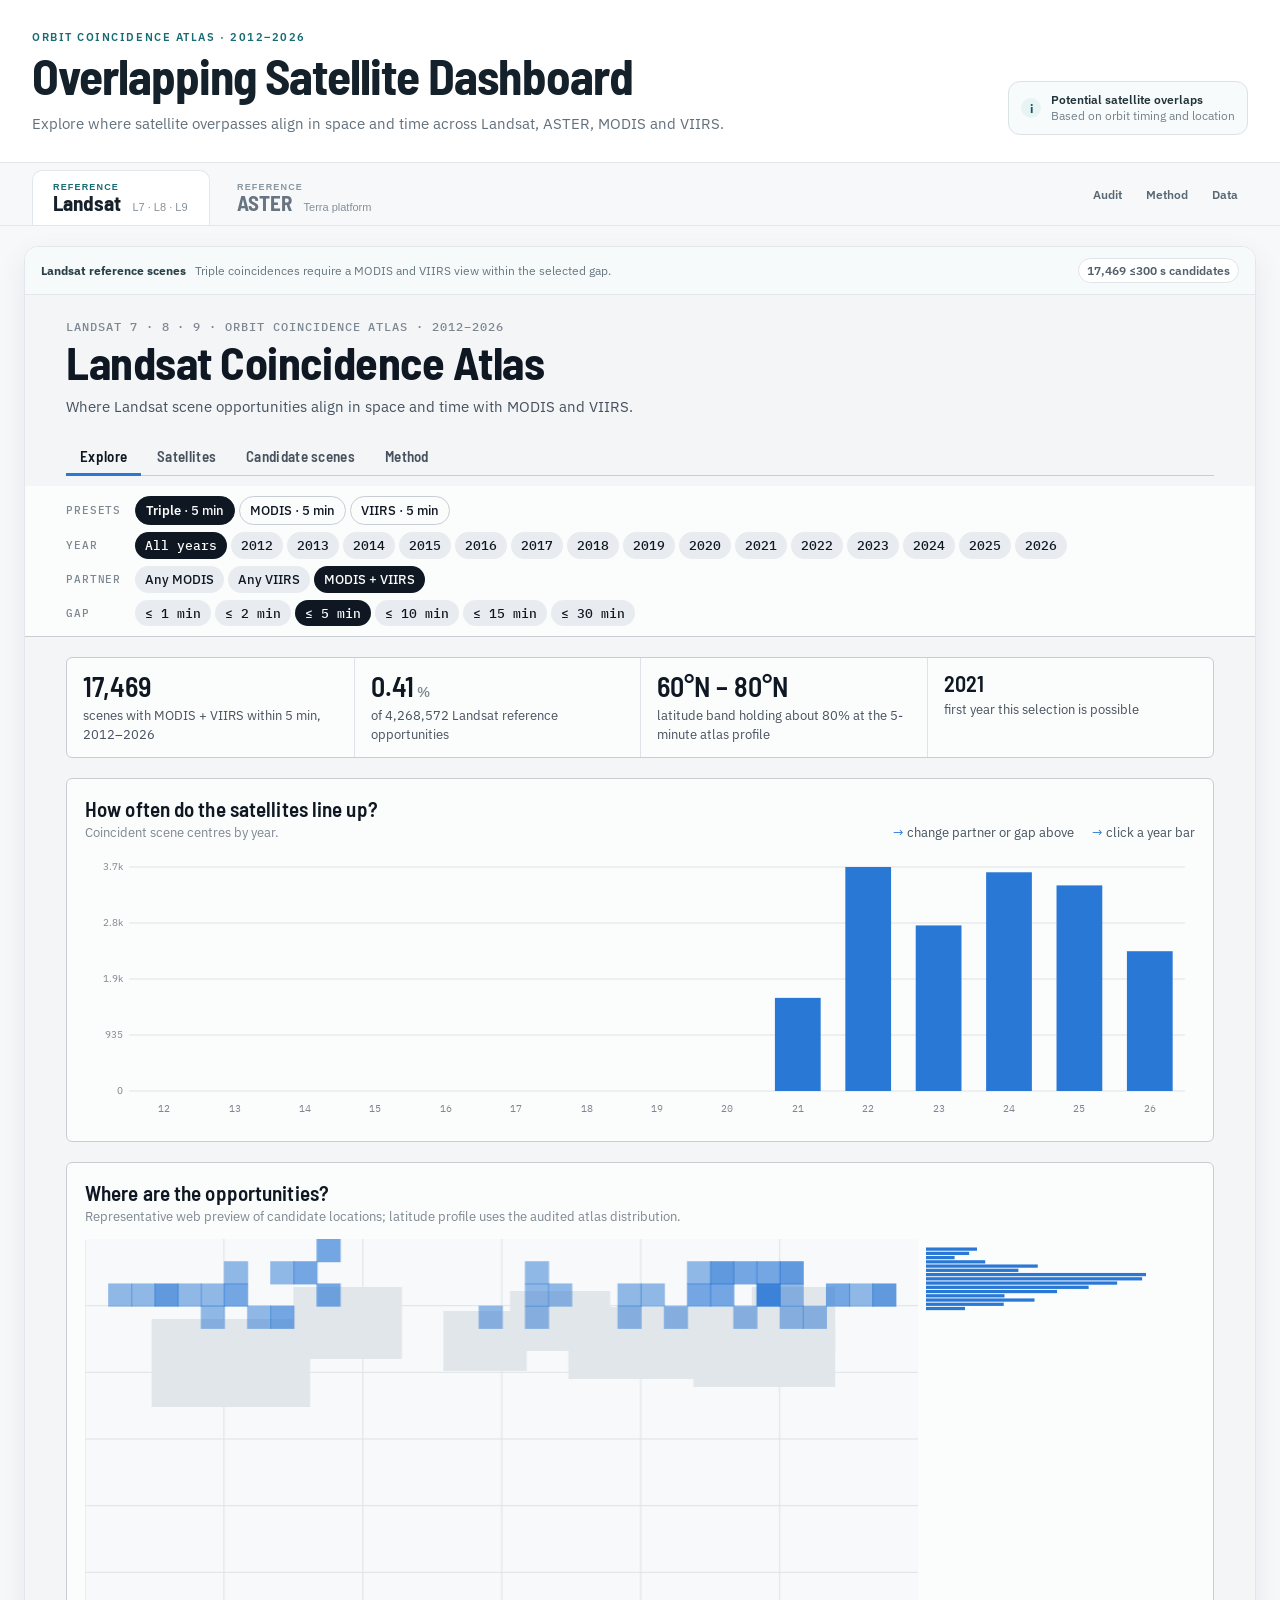
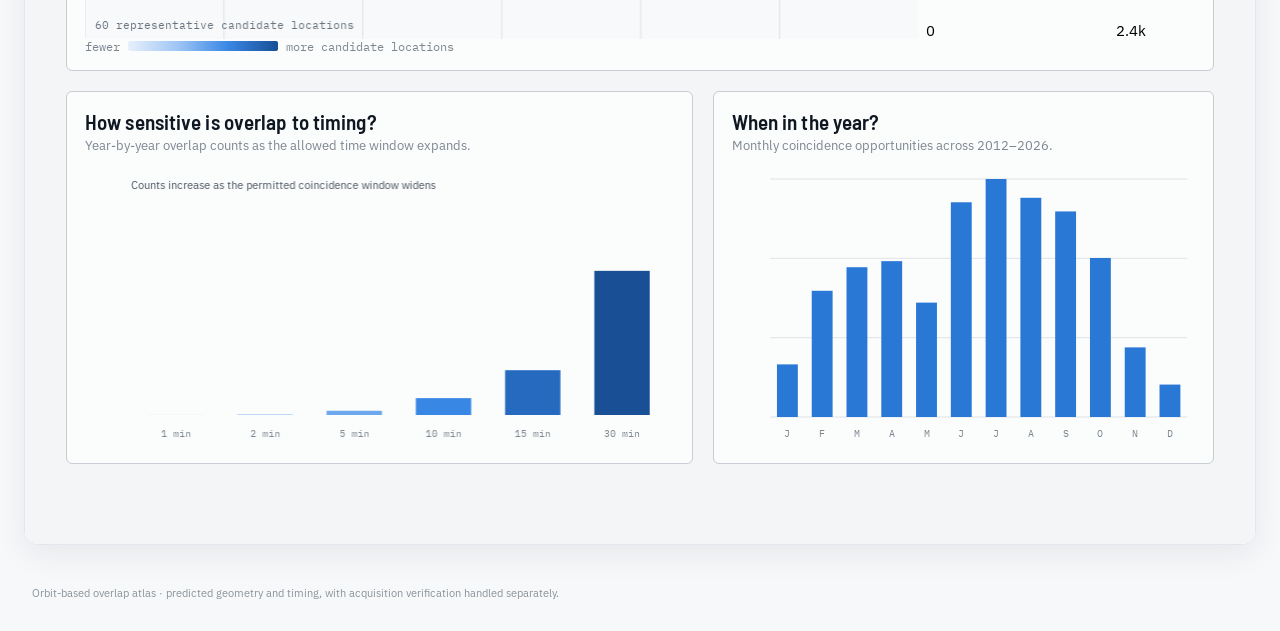
<file: index.html>
<!doctype html>
<html lang="en">
<head>
<meta charset="utf-8">
<meta name="viewport" content="width=device-width,initial-scale=1,viewport-fit=cover">
<meta name="description" content="Explore predicted Landsat and ASTER overlap windows with MODIS and VIIRS, 2012–2026.">
<title>Overlapping Satellite Dashboard</title>
<link rel="preconnect" href="https://fonts.googleapis.com">
<link rel="preconnect" href="https://fonts.gstatic.com" crossorigin>
<link href="https://fonts.googleapis.com/css2?family=Barlow+Semi+Condensed:wght@500;600;700&family=IBM+Plex+Sans:wght@400;500;600&display=swap" rel="stylesheet">
<link rel="stylesheet" href="styles.css">
</head>
<body>
<a class="skip" href="#dashboard">Skip to dashboard</a>
<header class="masthead">
  <div class="mast-inner">
    <div class="brand-block">
      <div class="eyebrow">ORBIT COINCIDENCE ATLAS · 2012–2026</div>
      <h1>Overlapping Satellite Dashboard</h1>
      <p>Explore where satellite overpasses align in space and time across Landsat, ASTER, MODIS and VIIRS.</p>
    </div>
    <div class="status" title="Predicted from satellite orbit geometry and timing. Actual imagery availability still needs acquisition-catalog confirmation.">
      <span class="status-icon" aria-hidden="true">i</span>
      <span><strong>Potential satellite overlaps</strong><br><span class="status-sub">Based on orbit timing and location</span></span>
    </div>
  </div>
</header>

<div class="satbar-wrap">
  <nav class="satbar" role="tablist" aria-label="Reference satellite">
    <button class="sat-tab active" role="tab" aria-selected="true" aria-controls="panel-landsat" id="tab-landsat" data-sat="landsat">
      <span class="tab-kicker">REFERENCE</span><span class="tab-title">Landsat</span><span class="tab-meta">L7 · L8 · L9</span>
    </button>
    <button class="sat-tab" role="tab" aria-selected="false" aria-controls="panel-aster" id="tab-aster" data-sat="aster">
      <span class="tab-kicker">REFERENCE</span><span class="tab-title">ASTER</span><span class="tab-meta">Terra platform</span>
    </button>
  </nav>
  <div class="quicklinks">
    <a href="docs/AUDIT.md">Audit</a>
    <a href="docs/METHODOLOGY.md">Method</a>
    <a href="downloads/">Data</a>
  </div>
</div>

<main id="dashboard">
  <section class="sat-panel active" id="panel-landsat" role="tabpanel" aria-labelledby="tab-landsat">
    <div class="context-strip">
      <div><strong>Landsat reference scenes</strong><span>Triple coincidences require a MODIS and VIIRS view within the selected gap.</span></div>
      <span class="pill">17,469 ≤300 s candidates</span>
    </div>
    <iframe id="frame-landsat" src="satellites/viewer.html?sat=landsat#explore" title="Landsat Coincidence Atlas" loading="eager"></iframe>
  </section>
  <section class="sat-panel" id="panel-aster" role="tabpanel" aria-labelledby="tab-aster" hidden>
    <div class="context-strip amber">
      <div><strong>ASTER modeled opportunities</strong><span>Terra MODIS shares the Terra platform; its 0 s atlas gap is a modeling relationship, not proof of a usable ASTER acquisition.</span></div>
      <span class="pill">277,760 modeled ≤300 s VIIRS opportunities</span>
    </div>
    <aside class="aster-caveat" aria-label="Important ASTER interpretation note">
      <div class="caveat-icon" aria-hidden="true">!</div>
      <div class="caveat-copy">
        <strong>Modeled overlap ≠ validation-ready data</strong>
        <p>The atlas predicts where orbit timing and location align. ASTER is a targeted instrument, so a modeled scene opportunity does not mean ASTER imagery was actually acquired. A displayed 0 s Terra-MODIS gap also does <em>not</em> mean ASTER and VIIRS are simultaneous.</p>
        <div class="caveat-grid">
          <span><b>Acquisition</b> Verify an actual ASTER scene exists.</span>
          <span><b>Timing</b> Recover native observation time, not only modeled orbit time.</span>
          <span><b>Geometry</b> Confirm the target sensor's native footprint overlaps usable ASTER pixels.</span>
          <span><b>Fire reference</b> ASTER SWIR became unusable in 2008; the historical SWIR-based binary fire method does not directly apply to VIIRS-era ASTER scenes.</span>
        </div>
      </div>
    </aside>
    <iframe id="frame-aster" data-src="satellites/viewer.html?sat=aster#explore" title="ASTER Coincidence Atlas" loading="lazy"></iframe>
  </section>
</main>

<footer>
  <p>Orbit-based overlap atlas · predicted geometry and timing, with acquisition verification handled separately.</p>
</footer>
<script src="app.js"></script>
</body>
</html>
</file>
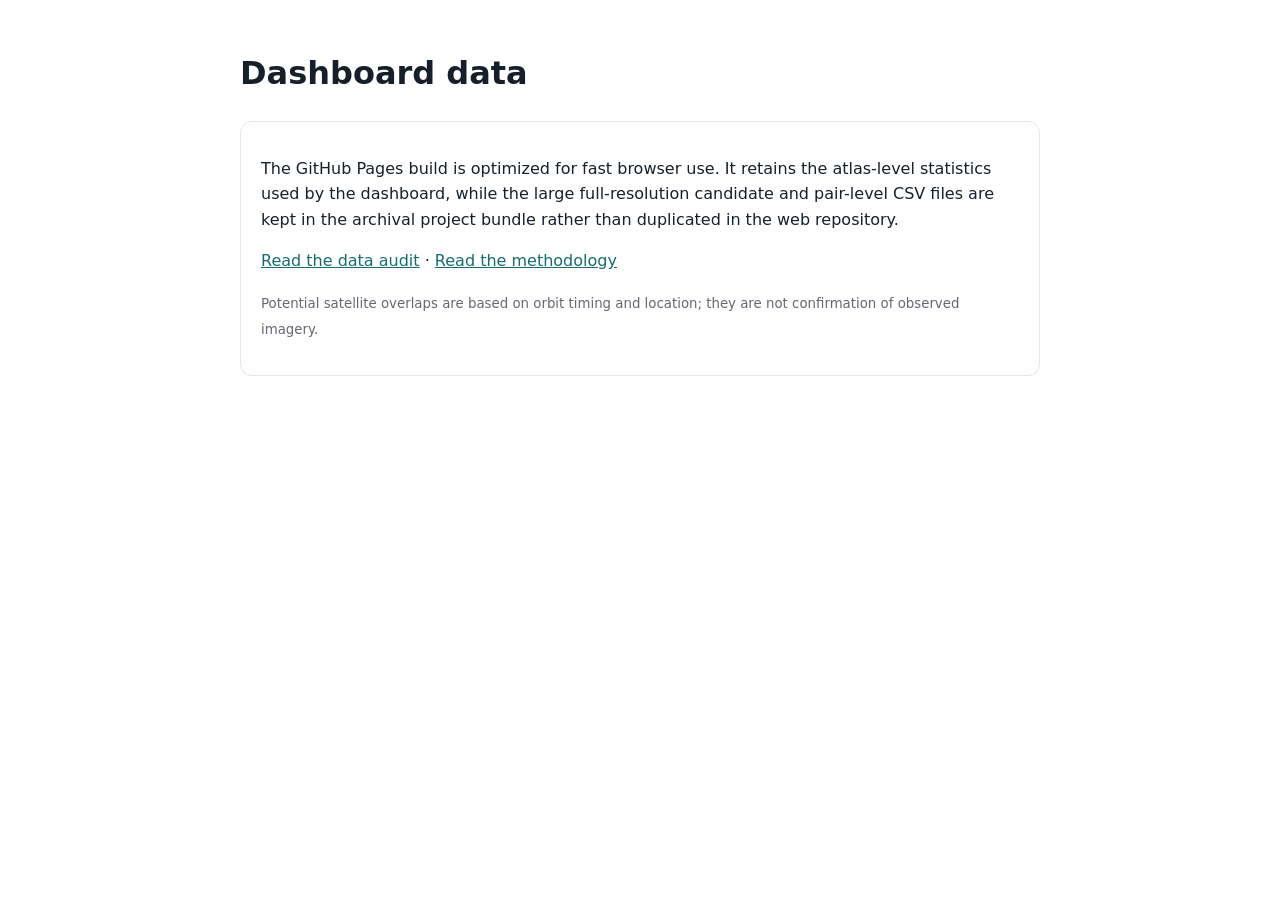
<file: downloads/index.html>
<!doctype html><meta charset="utf-8"><meta name="viewport" content="width=device-width,initial-scale=1"><title>Dashboard data</title><style>body{font:16px system-ui;max-width:800px;margin:48px auto;padding:0 20px;color:#17202a;line-height:1.6}a{color:#176b73}small{color:#667}.card{border:1px solid #e2e7eb;border-radius:12px;padding:18px 20px;background:#fff}</style><h1>Dashboard data</h1><div class="card"><p>The GitHub Pages build is optimized for fast browser use. It retains the atlas-level statistics used by the dashboard, while the large full-resolution candidate and pair-level CSV files are kept in the archival project bundle rather than duplicated in the web repository.</p><p><a href="../docs/AUDIT.md">Read the data audit</a> · <a href="../docs/METHODOLOGY.md">Read the methodology</a></p><p><small>Potential satellite overlaps are based on orbit timing and location; they are not confirmation of observed imagery.</small></p></div>
</file>
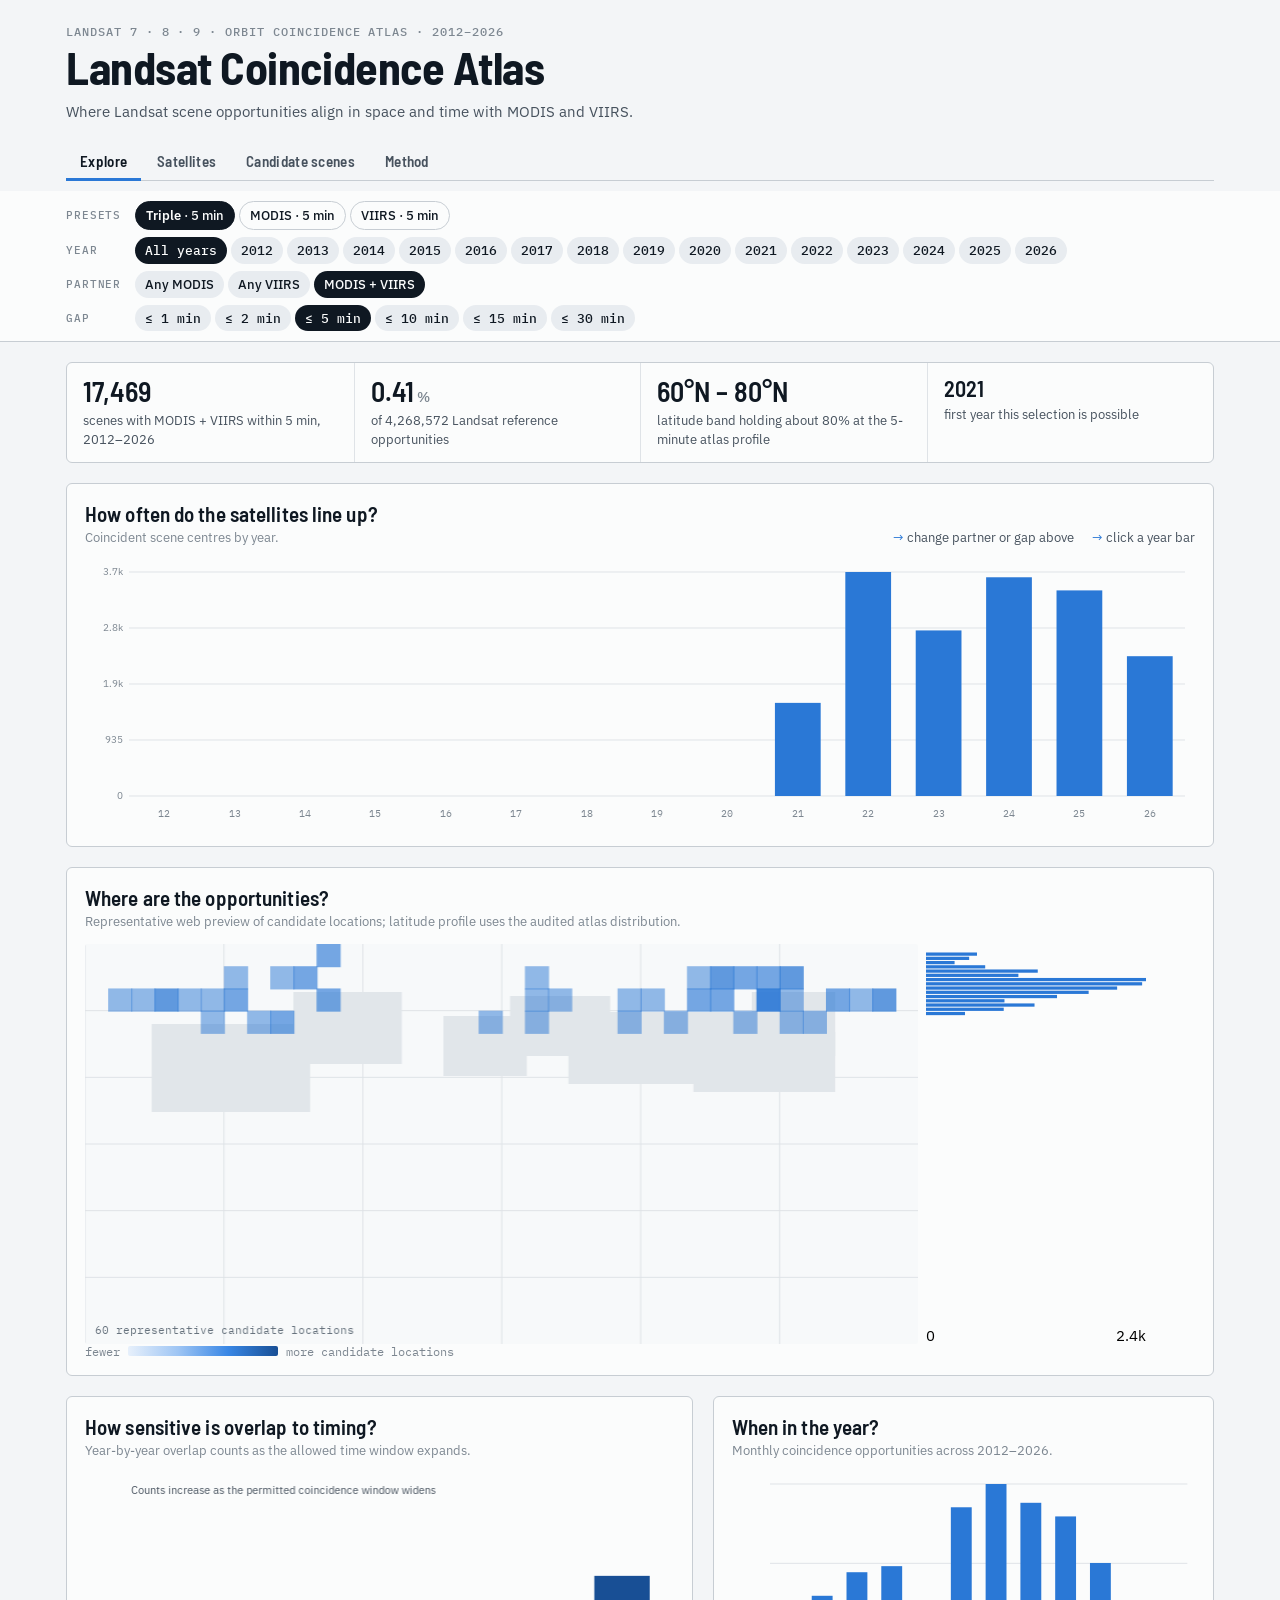
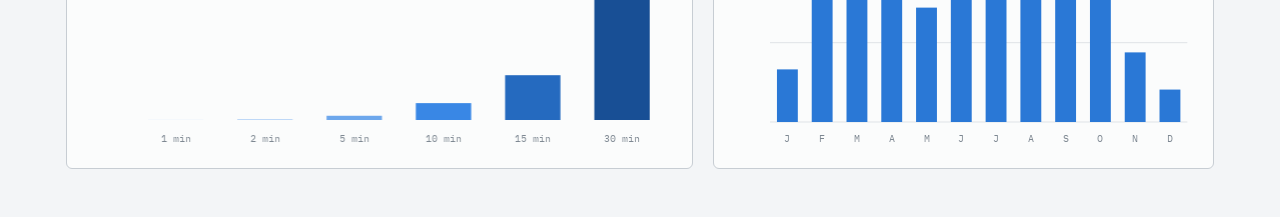
<file: satellites/viewer.html>
<!doctype html>
<html lang="en">
<head>
<meta charset="utf-8">
<meta name="viewport" content="width=device-width,initial-scale=1,viewport-fit=cover">
<title>Satellite Coincidence Atlas</title>
<link rel="preconnect" href="https://fonts.googleapis.com">
<link rel="preconnect" href="https://fonts.gstatic.com" crossorigin>
<link rel="stylesheet" href="https://fonts.googleapis.com/css2?family=Barlow+Semi+Condensed:wght@500;600;700&family=IBM+Plex+Sans:wght@400;500;600&family=IBM+Plex+Mono:wght@400;500&display=swap">
<style>
:root{--bg:#f3f5f7;--surface:#fbfcfc;--ink:#0f1822;--ink-2:#47525e;--muted:#7d8791;--grid:#dfe3e7;--rule:#c7cdd3;--land:#e1e6ea;--accent:#2a78d6;--accent-soft:#9ec5f4;--accent-ink:#1c5cab;--chip:#e8ecf0;--chip-on:#0f1822;--chip-on-ink:#fbfcfc;--warn:#9a5b00;--sel:rgba(42,120,214,.14);--c-landsat:#2a78d6;--c-terra:#eb6834;--c-aqua:#1baf7a;--c-npp:#6250d6;--c-jpss:#e87ba4;--f-display:"Barlow Semi Condensed","Arial Narrow",system-ui,sans-serif;--f-body:"IBM Plex Sans",system-ui,-apple-system,"Segoe UI",sans-serif;--f-mono:"IBM Plex Mono",ui-monospace,"SFMono-Regular",Menlo,monospace;--r:6px}*{box-sizing:border-box}[hidden]{display:none!important}html,body{margin:0}body{background:var(--bg);color:var(--ink);font:15px/1.5 var(--f-body)}.wrap{max-width:1180px;margin:0 auto;padding-left:max(16px,env(safe-area-inset-left,0px));padding-right:max(16px,env(safe-area-inset-right,0px))}header.top{padding-block:26px 10px;display:grid;gap:6px}.eyebrow{font:500 12px/1 var(--f-mono);letter-spacing:.08em;text-transform:uppercase;color:var(--muted)}h1{font:700 clamp(30px,4.6vw,46px)/1.02 var(--f-display);letter-spacing:-.01em;margin:0;text-wrap:balance}.lede{color:var(--ink-2);max-width:72ch;margin:4px 0 0}h2{font:600 21px/1.15 var(--f-display);margin:0;letter-spacing:.005em}h3{font:600 18px/1.15 var(--f-display);margin:0}.sub{color:var(--muted);font-size:13px;margin:2px 0 0}.num{font-variant-numeric:tabular-nums}nav.tabs{display:flex;gap:2px;flex-wrap:wrap;margin-top:14px;border-bottom:1px solid var(--rule)}nav.tabs button{font:600 15px var(--f-display);letter-spacing:.02em;border:0;background:transparent;color:var(--ink-2);padding:9px 14px 8px;cursor:pointer;border-bottom:3px solid transparent;margin-bottom:-1px}nav.tabs button[aria-selected="true"]{color:var(--ink);border-bottom-color:var(--accent)}nav.tabs button:hover{color:var(--ink)}.bar{position:sticky;top:0;z-index:5;background:rgba(251,252,252,.96);backdrop-filter:blur(6px);border-bottom:1px solid var(--rule)}.bar .wrap{display:grid;grid-template-columns:auto minmax(0,1fr);gap:7px 14px;padding-block:10px;align-items:center}.k{font:500 11px/1 var(--f-mono);letter-spacing:.08em;text-transform:uppercase;color:var(--muted);white-space:nowrap}.chips{display:flex;flex-wrap:wrap;gap:4px;min-width:0;align-items:center}.chips button,.btn{font:500 13px/1 var(--f-body);border:0;background:var(--chip);color:var(--ink);padding:7px 10px;border-radius:999px;cursor:pointer}.chips button.mono{font-family:var(--f-mono);font-size:12.5px}.chips button[aria-pressed="true"]{background:var(--chip-on);color:var(--chip-on-ink)}.chips button:hover:not([aria-pressed="true"]),.btn:hover{background:#d9e2ea}.chips .sep{width:1px;align-self:stretch;background:var(--rule);margin:2px 4px}.preset{border:1px solid var(--rule)!important;background:var(--surface)!important}.preset[aria-pressed="true"]{border-color:var(--chip-on)!important;background:var(--chip-on)!important}.preset b{font-weight:600}select{font:13px var(--f-body);background:var(--surface);color:var(--ink);border:1px solid var(--rule);border-radius:999px;padding:5px 10px}button:focus-visible,select:focus-visible,input:focus-visible,canvas:focus-visible{outline:2px solid var(--accent);outline-offset:2px}main{padding-block:20px 48px}.tabpanel{display:grid;gap:20px}section.panel{background:var(--surface);border:1px solid var(--rule);border-radius:var(--r);padding:18px 18px 16px;display:grid;gap:12px;min-width:0}.panel-head{display:flex;flex-wrap:wrap;gap:6px 16px;align-items:flex-end;justify-content:space-between}.howto{display:flex;flex-wrap:wrap;gap:6px 18px;font-size:13px;color:var(--ink-2)}.howto span::before{content:"→ ";color:var(--accent)}.summary{display:grid;grid-template-columns:repeat(4,minmax(0,1fr));border:1px solid var(--rule);border-radius:var(--r);background:var(--surface)}.summary>div{padding:14px 16px;display:grid;gap:4px;min-width:0;align-content:start}.summary>div+div{border-left:1px solid var(--grid)}.summary .v{font:600 28px/1.05 var(--f-display)}.summary .l{font-size:12.5px;color:var(--ink-2)}.summary .v small{font:500 14px var(--f-body);color:var(--muted)}.two{display:grid;grid-template-columns:minmax(0,3fr) minmax(0,1fr);gap:0}.two-even{display:grid;grid-template-columns:minmax(0,1.25fr) minmax(0,1fr);gap:20px}.mapbox{position:relative;min-width:0}.mapbox canvas{width:100%;height:auto;display:block;border-radius:3px}canvas.chart{display:block;width:100%;height:250px}.legend{display:flex;align-items:center;gap:8px;font:12px var(--f-mono);color:var(--muted);flex-wrap:wrap}.legend .ramp{height:10px;width:150px;border-radius:2px}.note{font-size:13px;color:var(--ink-2)}.flag{color:var(--warn)}.badge{display:inline-block;font:500 11px/1 var(--f-mono);padding:3px 6px;border-radius:3px;background:var(--chip);color:var(--ink-2);letter-spacing:.03em}.cards{display:grid;grid-template-columns:repeat(auto-fill,minmax(260px,1fr));gap:12px}.card{border:1px solid var(--rule);border-radius:var(--r);padding:14px 14px 12px;display:grid;gap:8px;align-content:start;background:var(--surface);position:relative}.card .stripe{position:absolute;left:0;top:0;bottom:0;width:4px;border-radius:var(--r) 0 0 var(--r)}.card .hd{display:flex;justify-content:space-between;gap:8px;align-items:baseline}.card .ty{font-size:12.5px;color:var(--ink-2)}.card dl{display:grid;grid-template-columns:auto minmax(0,1fr);gap:3px 10px;margin:0;font-size:13px}.card dt{color:var(--muted);font:500 11.5px/1.6 var(--f-mono)}.card dd{margin:0;font-variant-numeric:tabular-nums}.card .st{font-size:12.5px;color:var(--ink-2);border-top:1px solid var(--grid);padding-top:8px}.common{display:grid;grid-template-columns:repeat(auto-fit,minmax(220px,1fr));gap:10px 22px;font-size:13.5px;color:var(--ink-2)}.common b{color:var(--ink);font-weight:600}.tablewrap{overflow:auto;border:1px solid var(--grid);border-radius:4px;max-height:520px}table{border-collapse:collapse;width:100%;font-size:12px;white-space:nowrap}th,td{padding:7px 9px;border-bottom:1px solid var(--grid);text-align:right;font-variant-numeric:tabular-nums}th{position:sticky;top:0;background:var(--surface);font:500 10.5px var(--f-mono);letter-spacing:.04em;color:var(--muted);cursor:pointer;z-index:1}th:first-child,td:first-child{text-align:left}tbody tr:hover{background:var(--sel)}.pager{display:flex;justify-content:space-between;align-items:center;color:var(--muted);font-size:12px}.pager button{border:1px solid var(--rule);background:var(--surface);color:var(--ink);border-radius:4px;padding:5px 8px;cursor:pointer}.filters{display:flex;flex-wrap:wrap;align-items:center;gap:7px 10px}.filters label{font:500 11px var(--f-mono);color:var(--muted);text-transform:uppercase;letter-spacing:.04em}.method{display:grid;gap:12px;max-width:90ch}.method p{margin:0;color:var(--ink-2)}.preview-note{border-left:3px solid var(--accent);background:#eef5fd;padding:10px 12px;font-size:12.5px;color:#365a80;border-radius:0 4px 4px 0}@media(max-width:800px){.summary{grid-template-columns:repeat(2,1fr)}.summary>div:nth-child(3){border-left:0;border-top:1px solid var(--grid)}.summary>div:nth-child(4){border-top:1px solid var(--grid)}.two,.two-even{grid-template-columns:1fr;gap:16px}.bar .wrap{grid-template-columns:1fr}.k{margin-top:3px}}@media(max-width:520px){.summary{grid-template-columns:1fr}.summary>div+div{border-left:0;border-top:1px solid var(--grid)}nav.tabs button{padding-inline:9px}.cards{grid-template-columns:1fr}}
</style>
</head><body>
<header class="top wrap"><div class="eyebrow" id="eyebrow">ORBIT COINCIDENCE ATLAS · 2012–2026</div><h1 id="title">Satellite Coincidence Atlas</h1><p class="lede" id="lede"></p><nav class="tabs" aria-label="Atlas sections"><button id="tab-explore" data-tab="explore" aria-selected="true">Explore</button><button id="tab-sats" data-tab="sats" aria-selected="false">Satellites</button><button id="tab-cands" data-tab="cands" aria-selected="false">Candidate scenes</button><button id="tab-method" data-tab="method" aria-selected="false">Method</button></nav></header>
<div class="bar" id="bar"><div class="wrap"><div class="k">Presets</div><div class="chips" id="presets"></div><div class="k">Year</div><div class="chips" id="years"></div><div class="k">Partner</div><div class="chips" id="pairs"></div><div class="k">Gap</div><div class="chips" id="gaps"></div></div></div>
<main class="wrap">
<div class="tabpanel" id="explore" role="tabpanel">
<div class="summary" id="summary"></div>
<section class="panel"><div class="panel-head"><div><h2>How often do the satellites line up?</h2><p class="sub" id="years-sub">Coincident scene centres by year.</p></div><div class="howto"><span>change partner or gap above</span><span>click a year bar</span></div></div><canvas id="yearbars" class="chart" width="1100" height="290" aria-label="Coincidences by year"></canvas></section>
<section class="panel"><div class="panel-head"><div><h2>Where are the opportunities?</h2><p class="sub">Representative web preview of candidate locations; latitude profile uses the audited atlas distribution.</p></div></div><div class="two"><div class="mapbox"><canvas id="map" width="900" height="430" aria-label="World map of candidate overlap locations"></canvas><div class="legend" id="map-legend"><span>fewer</span><span class="ramp" style="background:linear-gradient(90deg,#e7f0fb,#9ec5f4,#3987e5,#184f95)"></span><span>more candidate locations</span></div></div><div id="latprof"></div></div></section>
<div class="two-even"><section class="panel"><div><h2>How sensitive is overlap to timing?</h2><p class="sub">Year-by-year overlap counts as the allowed time window expands.</p></div><canvas id="gapstrip" class="chart" width="620" height="300"></canvas></section><section class="panel"><div><h2>When in the year?</h2><p class="sub">Monthly coincidence opportunities across 2012–2026.</p></div><canvas id="months" class="chart" width="480" height="300"></canvas></section></div>
</div>
<div class="tabpanel" id="sats" role="tabpanel" hidden><section class="panel"><div><h2>Satellite constellation</h2><p class="sub" id="sat-sub"></p></div><div class="cards" id="cards"></div></section><section class="panel"><h2>Shared interpretation</h2><div class="common" id="common"></div></section></div>
<div class="tabpanel" id="cands" role="tabpanel" hidden><section class="panel"><div class="panel-head"><div><h2>Candidate scene locator</h2><p class="sub" id="cand-sub"></p></div><span class="badge">WEB PREVIEW</span></div><div class="preview-note">The browser table is a representative sample for responsive GitHub Pages loading. The summary and time-series statistics above come from the audited full atlas.</div><div class="filters"><label>Year</label><select id="f-year"></select><label>MODIS</label><select id="f-mo"><option value="">Any</option><option value="TERRA">Terra</option><option value="AQUA">Aqua</option></select><label>VIIRS</label><select id="f-vi"><option value="">Any</option><option value="NPP">S-NPP</option><option value="N20">NOAA-20</option><option value="N21">NOAA-21</option></select><label>Both within</label><input type="range" id="f-dt" min="30" max="300" step="10" value="300"><span id="f-dt-v" class="badge">300 s</span></div><div class="two-even" style="align-items:start"><div style="display:grid;gap:8px;min-width:0"><div class="tablewrap"><table id="ctable"><thead></thead><tbody></tbody></table></div><div class="pager"><button id="pg-prev">Previous</button><span id="pg-info"></span><button id="pg-next">Next</button></div></div><div style="display:grid;gap:6px;min-width:0"><div class="mapbox"><canvas id="cmap" width="1080" height="560" aria-label="Locations of the listed scenes"></canvas></div><p class="sub">Filtered candidate locations in the representative browser sample.</p></div></div></section></div>
<div class="tabpanel" id="method" role="tabpanel" hidden><section class="panel"><h2>How this was computed</h2><div class="method" id="method-copy"></div></section></div>
</main>
<script>
const sat=new URLSearchParams(location.search).get('sat')==='aster'?'aster':'landsat';
const loader=document.createElement('script');loader.src='../webdata/'+sat+'.js';loader.onload=boot;document.head.appendChild(loader);
function boot(){
const D=window.ATLAS_DATA,$=id=>document.getElementById(id),YEARS=D.years,THR=D.thresholds,fmt=n=>Math.round(n||0).toLocaleString('en-US'),abbr=n=>n>=1e6?(n/1e6).toFixed(1)+'M':n>=1e3?(n/1e3).toFixed(n>=1e5?0:1)+'k':String(Math.round(n));
const C=sat==='aster'?{name:'ASTER',ey:'TERRA / ASTER · ORBIT COINCIDENCE ATLAS · 2012–2026',lede:'Where ASTER scene opportunities align in space and time with MODIS and VIIRS.',ref:'ASTER',special:'ASTER and Terra MODIS share the Terra platform, so Terra MODIS Δt = 0 s by construction.',satSub:'ASTER is an imaging instrument aboard Terra. Terra MODIS is therefore simultaneous by construction; VIIRS supplies the independent timing relationship.',cards:[['ASTER','Terra instrument','Reference scenes','60 km targeted scenes','VNIR 15 m · TIR 90 m','Targeted acquisition; archive verification required','var(--c-terra)'],['Terra MODIS','Terra','MODIS partner','±1165 km swath','Same platform as ASTER','Δt = 0 s by construction','var(--c-terra)'],['Aqua MODIS','Aqua','MODIS partner','±1165 km swath','Independent platform','Orbit timing varies by year','var(--c-aqua)'],['S-NPP VIIRS','Suomi NPP','VIIRS partner','±1520 km swath','Independent platform','Available throughout atlas period','var(--c-npp)'],['NOAA-20 / 21','JPSS','VIIRS partners','±1520 km swath','Independent platforms','Mission availability changes through time','var(--c-jpss)']],method:`<p><b>Scenes.</b> ASTER scene opportunities are modeled along Terra's daytime descending track over land. ASTER is a targeted instrument, so a geometric opportunity does not itself mean an ASTER scene was acquired.</p><p><b>Terra MODIS.</b> ASTER and MODIS share Terra, so Terra MODIS is simultaneous with the ASTER reference opportunity. For independent timing, VIIRS is the informative partner.</p><p><b>Partners.</b> Coincidence is screened using partner swath coverage and the selected ±time window.</p><p><b>Interpretation.</b> The atlas identifies <b>potential satellite overlaps based on orbit timing and location</b>. Actual imagery should be checked in the authoritative mission archive.</p><p class="flag"><b>Lower confidence.</b> Late-period opportunities include orbit projections, and ASTER's acquisition schedule/cross-track pointing are not modeled by this geometric atlas.</p>`}:{name:'Landsat',ey:'LANDSAT 7 · 8 · 9 · ORBIT COINCIDENCE ATLAS · 2012–2026',lede:'Where Landsat scene opportunities align in space and time with MODIS and VIIRS.',ref:'Landsat',special:'Landsat 7, 8 and 9 are independent reference missions; MODIS and VIIRS are coincidence partners.',satSub:'Landsat reference opportunities span Landsat 7, Landsat 8 and Landsat 9. A triple coincidence requires qualifying MODIS and VIIRS timing around the same Landsat opportunity.',cards:[['Landsat 7','Landsat','Reference mission','WRS-2 scenes','Multispectral','Atlas through end-of-mission segment','var(--c-landsat)'],['Landsat 8','Landsat','Reference mission','WRS-2 scenes','OLI / TIRS','Operational from 2013','var(--c-landsat)'],['Landsat 9','Landsat','Reference mission','WRS-2 scenes','OLI-2 / TIRS-2','Operational from 2021','var(--c-landsat)'],['Terra / Aqua MODIS','EOS','MODIS partners','±1165 km swath','Broad-swath context','Independent timing partners','var(--c-terra)'],['S-NPP / JPSS VIIRS','VIIRS','VIIRS partners','±1520 km swath','Broad-swath context','Independent timing partners','var(--c-npp)']],method:`<p><b>Scenes.</b> Landsat reference opportunities follow WRS-2 scene centres on daytime descending passes over land for Landsat 7, 8 and 9 in their modeled mission periods.</p><p><b>Partners.</b> For each reference opportunity, the atlas screens nearby MODIS and VIIRS overpasses whose swaths cover the scene centre and whose timing falls inside the selected window.</p><p><b>Interpretation.</b> The atlas identifies <b>potential satellite overlaps based on orbit timing and location</b>. It is a geometric screening tool; actual usable imagery should be checked in the relevant mission archives.</p><p class="flag"><b>Lower confidence.</b> Late Landsat 7 drift and late-2026 projections carry more orbit-model uncertainty than the core period.</p>`};
$('title').textContent=C.name+' Coincidence Atlas';$('eyebrow').textContent=C.ey;$('lede').textContent=C.lede;$('sat-sub').textContent=C.satSub;$('cards').innerHTML=C.cards.map(x=>`<article class="card"><span class="stripe" style="background:${x[6]}"></span><div class="hd"><h3>${x[0]}</h3><span class="badge">${x[1]}</span></div><div class="ty">${x[2]}</div><dl><dt>Geometry</dt><dd>${x[3]}</dd><dt>Role</dt><dd>${x[4]}</dd></dl><div class="st">${x[5]}</div></article>`).join('');$('common').innerHTML=`<div><b>Atlas period</b><br>2012–2026</div><div><b>Timing windows</b><br>±1, 2, 5, 10, 15, 30 minutes</div><div><b>Status</b><br>Potential overlaps based on orbit timing and location</div><div><b>Next verification</b><br>Check mission archives for actual imagery</div>`;$('method-copy').innerHTML=C.method;
let st={year:'all',pair:'BOTH',thr:300,tab:(location.hash||'#explore').slice(1)};if(!['explore','sats','cands','method'].includes(st.tab))st.tab='explore';const SHORT={MODIS:'Any MODIS',VIIRS:'Any VIIRS',BOTH:'MODIS + VIIRS'};const GAP={60:'1 min',120:'2 min',300:'5 min',600:'10 min',900:'15 min',1800:'30 min'};
function chips(el,items,cur,fn,cls=''){el.innerHTML='';items.forEach(it=>{if(it==='|'){const s=document.createElement('span');s.className='sep';el.appendChild(s);return}const b=document.createElement('button');b.type='button';b.className=cls;b.innerHTML=it.label;b.setAttribute('aria-pressed',String(it.value===cur));b.onclick=()=>fn(it.value);el.appendChild(b)})}
function controls(){chips($('presets'),[{label:'<b>Triple</b> · 5 min',value:'triple'},{label:'MODIS · 5 min',value:'modis'},{label:'VIIRS · 5 min',value:'viirs'}],st.pair==='BOTH'&&st.thr===300?'triple':st.pair==='MODIS'&&st.thr===300?'modis':st.pair==='VIIRS'&&st.thr===300?'viirs':'',v=>{if(v==='triple')st.pair='BOTH';if(v==='modis')st.pair='MODIS';if(v==='viirs')st.pair='VIIRS';st.thr=300;update()},'preset');chips($('years'),[{label:'All years',value:'all'},...YEARS.map(y=>({label:String(y),value:y}))],st.year,v=>{st.year=v;update()},'mono');chips($('pairs'),D.pairs.map(p=>({label:SHORT[p]||p,value:p})),st.pair,v=>{st.pair=v;update()});chips($('gaps'),THR.map(t=>({label:'≤ '+GAP[t],value:t})),st.thr,v=>{st.thr=v;update()},'mono')}
function ti(){return THR.indexOf(+st.thr)}function yrs(){return st.year==='all'?YEARS:[+st.year]}function count(y,p=st.pair,t=ti()){return D.counts[String(y)][p][t]}function total(y){return D.totals[String(y)]}
function setTab(t){st.tab=t;document.querySelectorAll('nav.tabs button').forEach(b=>b.setAttribute('aria-selected',String(b.dataset.tab===t)));['explore','sats','cands','method'].forEach(id=>$(id).hidden=id!==t);$('bar').hidden=t==='sats'||t==='method';try{history.replaceState(null,'','#'+t)}catch(e){}if(t==='cands')renderCand()}
document.querySelectorAll('nav.tabs button').forEach(b=>b.onclick=()=>setTab(b.dataset.tab));
function renderSummary(){let n=0,tot=0;yrs().forEach(y=>{n+=count(y);tot+=total(y)});const lat=D.lat300All[st.pair]||[],nn=lat.reduce((a,b)=>a+b,0);let band='—';if(nn){let c=0,lo=0,hi=lat.length-1;for(let i=0;i<lat.length;i++){c+=lat[i];if(c>=.1*nn){lo=i;break}}c=0;for(let i=0;i<lat.length;i++){c+=lat[i];if(c>=.9*nn){hi=i;break}}const ls=i=>{const v=-90+i*2;return v<0?Math.abs(v)+'°S':v+'°N'};band=ls(lo)+' – '+ls(Math.min(89,hi+1))}const fy=YEARS.find(y=>count(y)>0);$('summary').innerHTML=`<div><div class="v num">${fmt(n)}</div><div class="l">scenes with ${SHORT[st.pair]} within ${GAP[st.thr]}${st.year==='all'?', 2012–2026':', '+st.year}</div></div><div><div class="v num">${tot?(100*n/tot).toFixed(n/tot<.01?2:1):0}<small> %</small></div><div class="l">of ${fmt(tot)} ${C.ref} reference opportunities</div></div><div><div class="v">${band}</div><div class="l">latitude band holding about 80% at the 5-minute atlas profile</div></div><div><div class="v" style="font-size:22px">${fy||'—'}</div><div class="l">first year this selection is possible</div></div>`}
function prep(cv,h){const r=cv.getBoundingClientRect(),d=devicePixelRatio||1,W=Math.max(300,r.width),H=h||250;cv.width=W*d;cv.height=H*d;cv.style.height=H+'px';const c=cv.getContext('2d');c.setTransform(d,0,0,d,0,0);c.clearRect(0,0,W,H);return[c,W,H]}
function yearBars(){const [c,W,H]=prep($('yearbars'),270),m={l:44,r:10,t:12,b:34},iw=W-m.l-m.r,ih=H-m.t-m.b,vals=YEARS.map(y=>count(y)),mx=Math.max(1,...vals);c.strokeStyle='#dfe3e7';c.lineWidth=1;for(let i=0;i<=4;i++){let y=m.t+ih*i/4;c.beginPath();c.moveTo(m.l,y);c.lineTo(W-m.r,y);c.stroke();c.fillStyle='#7d8791';c.font='10px '+getComputedStyle(document.body).fontFamily;c.textAlign='right';c.fillText(abbr(mx*(4-i)/4),m.l-6,y+3)}const bw=iw/YEARS.length*.65;vals.forEach((v,i)=>{const x=m.l+(i+.5)*iw/YEARS.length-bw/2,h=ih*v/mx;c.fillStyle=st.year===YEARS[i]?'#0f1822':'#2a78d6';c.fillRect(x,m.t+ih-h,bw,h);c.fillStyle='#7d8791';c.font='10px IBM Plex Mono,monospace';c.textAlign='center';c.fillText(String(YEARS[i]).slice(2),x+bw/2,H-13)});$('yearbars').onclick=e=>{const r=$('yearbars').getBoundingClientRect(),x=e.clientX-r.left-m.l;if(x>=0&&x<=iw){const i=Math.min(YEARS.length-1,Math.max(0,Math.floor(x/iw*YEARS.length)));st.year=YEARS[i];update()}}}
function worldBase(c,W,H){c.fillStyle='#f7f9fa';c.fillRect(0,0,W,H);c.strokeStyle='#dfe3e7';c.lineWidth=1;for(let lo=-180;lo<=180;lo+=60){const x=(lo+180)/360*W;c.beginPath();c.moveTo(x,0);c.lineTo(x,H);c.stroke()}for(let la=-60;la<=60;la+=30){const y=(90-la)/180*H;c.beginPath();c.moveTo(0,y);c.lineTo(W,y);c.stroke()}c.fillStyle='#e1e6ea';[[.08,.20,.19,.22],[.25,.12,.13,.18],[.43,.18,.10,.15],[.51,.13,.12,.15],[.58,.17,.22,.18],[.73,.22,.17,.15],[.80,.12,.10,.16]].forEach(a=>c.fillRect(a[0]*W,a[1]*H,a[2]*W,a[3]*H))}
function mapRows(){const t=+st.thr;return (D.candidates||[]).filter(r=>(st.year==='all'||r.utc.startsWith(String(st.year)))&&(st.pair!=='MODIS'||Math.abs(r.modis_dt_s)<=t)&&(st.pair!=='VIIRS'||Math.abs(r.viirs_dt_s)<=t)&&(st.pair!=='BOTH'||(Math.abs(r.modis_dt_s)<=t&&Math.abs(r.viirs_dt_s)<=t)))}
function drawMap(){const [c,W,H]=prep($('map'),400);worldBase(c,W,H);const rows=mapRows(),bins=new Map();rows.forEach(r=>{const bx=Math.floor((r.lon+180)/10),by=Math.floor((r.lat+90)/10),k=bx+'|'+by;bins.set(k,(bins.get(k)||0)+1)});const mx=Math.max(1,...bins.values());bins.forEach((v,k)=>{const [bx,by]=k.split('|').map(Number),x=bx*10/360*W,y=(18-(by+1))*10/180*H,w=10/360*W,h=10/180*H,a=.18+.72*Math.sqrt(v/mx);c.fillStyle=`rgba(42,120,214,${a})`;c.fillRect(x,y,w+1,h+1)});c.fillStyle='#66727d';c.font='11px IBM Plex Mono,monospace';c.fillText(rows.length+' representative candidate locations',10,H-10)}
function latProf(){const el=$('latprof'),a=D.lat300All[st.pair]||new Array(90).fill(0),H=400,W=Math.max(170,el.clientWidth||220),m={l:8,r:50,t:0,b:18},mx=Math.max(1,...a),iw=W-m.l-m.r,sy=(H-m.b)/90;let s=`<svg width="${W}" height="${H}" viewBox="0 0 ${W} ${H}">`;for(let i=0;i<90;i++){if(!a[i])continue;const y=(89-i)*sy;s+=`<rect x="${m.l}" y="${y}" width="${iw*a[i]/mx}" height="${Math.max(1,sy-1)}" fill="var(--accent)"><title>${-90+i*2}° to ${-88+i*2}°: ${fmt(a[i])}</title></rect>`}s+=`<text x="${m.l}" y="${H-3}">0</text><text x="${W-m.r}" y="${H-3}" text-anchor="end">${abbr(mx)}</text></svg>`;el.innerHTML=s}
function gapChart(){const [c,W,H]=prep($('gapstrip'),280),m={l:46,r:8,t:10,b:32},iw=W-m.l-m.r,ih=H-m.t-m.b,cols=['#cde2fb','#9ec5f4','#6da7ec','#3987e5','#256abf','#184f95'];let mx=1;YEARS.forEach(y=>THR.forEach((t,i)=>mx=Math.max(mx,D.counts[y][st.pair][i])));const cw=iw/THR.length*.62;THR.forEach((t,j)=>{let v=0;yrs().forEach(y=>v+=D.counts[y][st.pair][j]);const x=m.l+(j+.5)*iw/THR.length-cw/2,h=ih*v/(mx*Math.max(1,yrs().length));c.fillStyle=cols[j];c.fillRect(x,m.t+ih-h,cw,h);c.fillStyle='#7d8791';c.font='10px IBM Plex Mono,monospace';c.textAlign='center';c.fillText(GAP[t],x+cw/2,H-10)});c.fillStyle='#47525e';c.font='11px IBM Plex Sans,system-ui';c.textAlign='left';c.fillText('Counts increase as the permitted coincidence window widens',m.l,m.t+12)}
function monthChart(){const [c,W,H]=prep($('months'),280),m={l:38,r:8,t:12,b:30},iw=W-m.l-m.r,ih=H-m.t-m.b,a=(D.monthlyAll[st.pair]||[])[ti()]||new Array(12).fill(0),mx=Math.max(1,...a),bw=iw/12*.6;c.strokeStyle='#dfe3e7';for(let i=0;i<4;i++){let y=m.t+ih*i/3;c.beginPath();c.moveTo(m.l,y);c.lineTo(W-m.r,y);c.stroke()}a.forEach((v,i)=>{let x=m.l+(i+.5)*iw/12-bw/2,h=ih*v/mx;c.fillStyle='#2a78d6';c.fillRect(x,m.t+ih-h,bw,h)});c.fillStyle='#7d8791';c.font='10px IBM Plex Mono,monospace';c.textAlign='center';['J','F','M','A','M','J','J','A','S','O','N','D'].forEach((v,i)=>c.fillText(v,m.l+(i+.5)*iw/12,H-10))}
let page=0;const PER=100;function candRows(){const y=$('f-year').value,mo=$('f-mo').value,vi=$('f-vi').value,dt=+$('f-dt').value;return (D.candidates||[]).filter(r=>(!y||r.utc.startsWith(y))&&(!mo||r.modis===mo)&&(!vi||r.viirs===vi)&&Math.abs(r.modis_dt_s)<=dt&&Math.abs(r.viirs_dt_s)<=dt)}
function renderCand(){if(!$('f-year').options.length)$('f-year').innerHTML='<option value="">All years</option>'+YEARS.map(y=>`<option>${y}</option>`).join('');const rows=candRows();$('f-dt-v').textContent=$('f-dt').value+' s';$('cand-sub').textContent=`${fmt(rows.length)} representative candidate scene centres match the browser filters.`;const cols=sat==='aster'?[['utc','UTC (ASTER)'],['lat','Lat'],['lon','Lon'],['modis','MODIS'],['modis_dt_s','Δt s'],['viirs','VIIRS'],['viirs_dt_s','Δt s']]:[['utc','UTC (Landsat)'],['landsat','Landsat'],['lat','Lat'],['lon','Lon'],['modis','MODIS'],['modis_dt_s','Δt s'],['viirs','VIIRS'],['viirs_dt_s','Δt s']];$('ctable').querySelector('thead').innerHTML='<tr>'+cols.map(x=>`<th>${x[1]}</th>`).join('')+'</tr>';const pages=Math.max(1,Math.ceil(rows.length/PER));page=Math.min(page,pages-1);const show=rows.slice(page*PER,(page+1)*PER);$('ctable').querySelector('tbody').innerHTML=show.map(r=>'<tr>'+cols.map(([k])=>`<td>${r[k]??''}</td>`).join('')+'</tr>').join('');$('pg-info').textContent=`Page ${page+1} of ${pages} · ${fmt(rows.length)} rows`;$('pg-prev').disabled=page<=0;$('pg-next').disabled=page>=pages-1;const [c,W,H]=prep($('cmap'),370);worldBase(c,W,H);c.fillStyle='#2a78d6';rows.forEach(r=>{const x=(r.lon+180)/360*W,y=(90-r.lat)/180*H;c.beginPath();c.arc(x,y,2.4,0,Math.PI*2);c.fill()})}
['f-year','f-mo','f-vi','f-dt'].forEach(id=>$(id).oninput=()=>{page=0;renderCand()});$('pg-prev').onclick=()=>{page--;renderCand()};$('pg-next').onclick=()=>{page++;renderCand()};
function update(){controls();renderSummary();yearBars();drawMap();latProf();gapChart();monthChart();if(st.tab==='cands')renderCand()}
window.addEventListener('resize',()=>{if(st.tab==='explore'){yearBars();drawMap();latProf();gapChart();monthChart()}else if(st.tab==='cands')renderCand()});setTab(st.tab);update();
}
</script>
</body></html>
</file>
<file: styles.css>
:root{
  --bg:#f7f8fa;--surface:#ffffff;--surface-2:#f2f5f7;--ink:#17212b;--muted:#66727d;--rule:#e2e7eb;
  --accent:#176b73;--accent-2:#0f5961;--accent-soft:#e8f3f3;--accent-ink:#164f55;
  --warm:#8a6432;--warm-soft:#f7f1e8;
  --shadow:0 10px 30px rgba(18,35,49,.07);--display:"Barlow Semi Condensed",Arial Narrow,sans-serif;
  --body:"IBM Plex Sans",system-ui,-apple-system,"Segoe UI",sans-serif;
}
*{box-sizing:border-box}html{scroll-behavior:smooth}body{margin:0;background:var(--bg);color:var(--ink);font-family:var(--body);-webkit-font-smoothing:antialiased}
.skip{position:absolute;left:-999px;top:8px;background:#fff;padding:8px 12px;z-index:99}.skip:focus{left:8px}
.masthead{background:#fff;color:var(--ink);border-bottom:1px solid var(--rule)}
.mast-inner{max-width:1540px;margin:auto;padding:30px 32px 27px;display:flex;gap:36px;align-items:flex-end;justify-content:space-between}
.eyebrow{font:600 11px var(--body);letter-spacing:.14em;color:var(--accent);margin-bottom:8px}
.brand-block h1{font:700 clamp(32px,4vw,49px)/.98 var(--display);margin:0;letter-spacing:-.02em;color:#14202a}
.brand-block p{max-width:820px;margin:12px 0 0;color:#62707b;font-size:15px;line-height:1.55}
.status{display:flex;align-items:center;gap:10px;color:#55646f;font-size:12px;line-height:1.35;white-space:nowrap;border:1px solid #d9e2e5;background:#f8fbfb;padding:10px 12px;border-radius:12px}
.status strong{color:#20323a;font-weight:600}.status-sub{color:#75828b}.status-icon{display:grid;place-items:center;width:20px;height:20px;border-radius:50%;background:var(--accent-soft);color:var(--accent-2);font:700 12px var(--body);flex:0 0 auto}
.satbar-wrap{position:sticky;top:0;z-index:20;background:rgba(247,248,250,.94);backdrop-filter:blur(14px);border-bottom:1px solid var(--rule);display:flex;justify-content:space-between;align-items:stretch;padding:0 32px}
.satbar{display:flex;gap:6px;padding-top:7px}.sat-tab{appearance:none;border:1px solid transparent;border-bottom:0;background:transparent;cursor:pointer;display:grid;grid-template-columns:auto auto;grid-template-rows:auto auto;column-gap:10px;padding:11px 20px 12px;text-align:left;color:#687581;min-width:178px;border-radius:10px 10px 0 0}
.sat-tab:hover{background:#eef2f4;color:var(--ink)}.sat-tab.active{background:var(--surface);border-color:var(--rule);color:var(--ink);box-shadow:0 -1px 0 #fff inset}
.tab-kicker{grid-column:1/-1;font-size:9px;letter-spacing:.13em;font-weight:700;color:#8a97a1}.sat-tab.active .tab-kicker{color:var(--accent)}
.tab-title{font:700 21px/1 var(--display)}.tab-meta{font-size:11px;align-self:end;color:#84909a}
.quicklinks{display:flex;align-items:center;gap:4px}.quicklinks a{color:#596873;text-decoration:none;font-size:12px;font-weight:600;padding:7px 10px;border-radius:7px}.quicklinks a:hover{background:#edf2f3;color:var(--accent-2)}
main{max-width:1600px;margin:0 auto;padding:20px 24px 30px}.sat-panel{background:var(--surface);border:1px solid var(--rule);border-radius:14px;box-shadow:var(--shadow);overflow:hidden}
.context-strip{display:flex;align-items:center;justify-content:space-between;gap:18px;padding:11px 16px;background:#f7fafb;border-bottom:1px solid var(--rule);font-size:12px}
.context-strip div{display:flex;gap:9px;align-items:baseline}.context-strip strong{font-weight:700;color:#284047}.context-strip span{color:#667780}.context-strip.amber{background:#fbfaf7;border-bottom-color:#e9e4d9}.context-strip.amber strong{color:#62513b}
.pill{white-space:nowrap!important;background:#fff;border:1px solid #dfe5e8;padding:4px 8px;border-radius:999px;font-variant-numeric:tabular-nums;font-weight:600;color:#52616b!important}
.aster-caveat{display:grid;grid-template-columns:34px minmax(0,1fr);gap:13px;margin:14px 16px 4px;padding:14px 15px;border:1px solid #e8d6b9;border-radius:11px;background:#fffaf1;color:#5f513d}
.caveat-icon{width:30px;height:30px;border-radius:50%;display:grid;place-items:center;background:#f2dfbd;color:#7b5319;font:800 16px var(--display)}
.caveat-copy>strong{display:block;font:700 18px/1.1 var(--display);color:#4c3c27;margin:1px 0 6px}.caveat-copy p{margin:0;color:#6d5f4a;font-size:12.5px;line-height:1.55;max-width:1120px}.caveat-grid{display:grid;grid-template-columns:repeat(4,minmax(0,1fr));gap:9px;margin-top:11px}.caveat-grid span{display:block;border-top:1px solid #eadfce;padding-top:8px;font-size:11.5px;line-height:1.45;color:#746651}.caveat-grid b{display:block;color:#57452d;font-weight:700;margin-bottom:2px}
iframe{display:block;width:100%;border:0;min-height:1600px;background:#fff}footer{max-width:1540px;margin:0 auto;padding:0 32px 28px;color:#89939a;font-size:11px}
@media(max-width:980px){.caveat-grid{grid-template-columns:repeat(2,minmax(0,1fr))}}
@media(max-width:760px){.mast-inner{padding:22px 18px;display:block}.status{margin-top:18px;width:max-content;max-width:100%;white-space:normal}.satbar-wrap{padding:0 8px;overflow-x:auto}.sat-tab{min-width:145px;padding-left:14px;padding-right:14px}.quicklinks{display:none}main{padding:10px}.context-strip{align-items:flex-start;flex-direction:column;gap:7px}.context-strip div{display:block}.context-strip div span{display:block;margin-top:3px}.pill{align-self:flex-start}.aster-caveat{margin:10px 10px 2px;grid-template-columns:28px minmax(0,1fr);padding:12px}.caveat-icon{width:26px;height:26px}.caveat-grid{grid-template-columns:1fr}}
@media(prefers-reduced-motion:reduce){*{scroll-behavior:auto!important;transition:none!important}}
</file>
